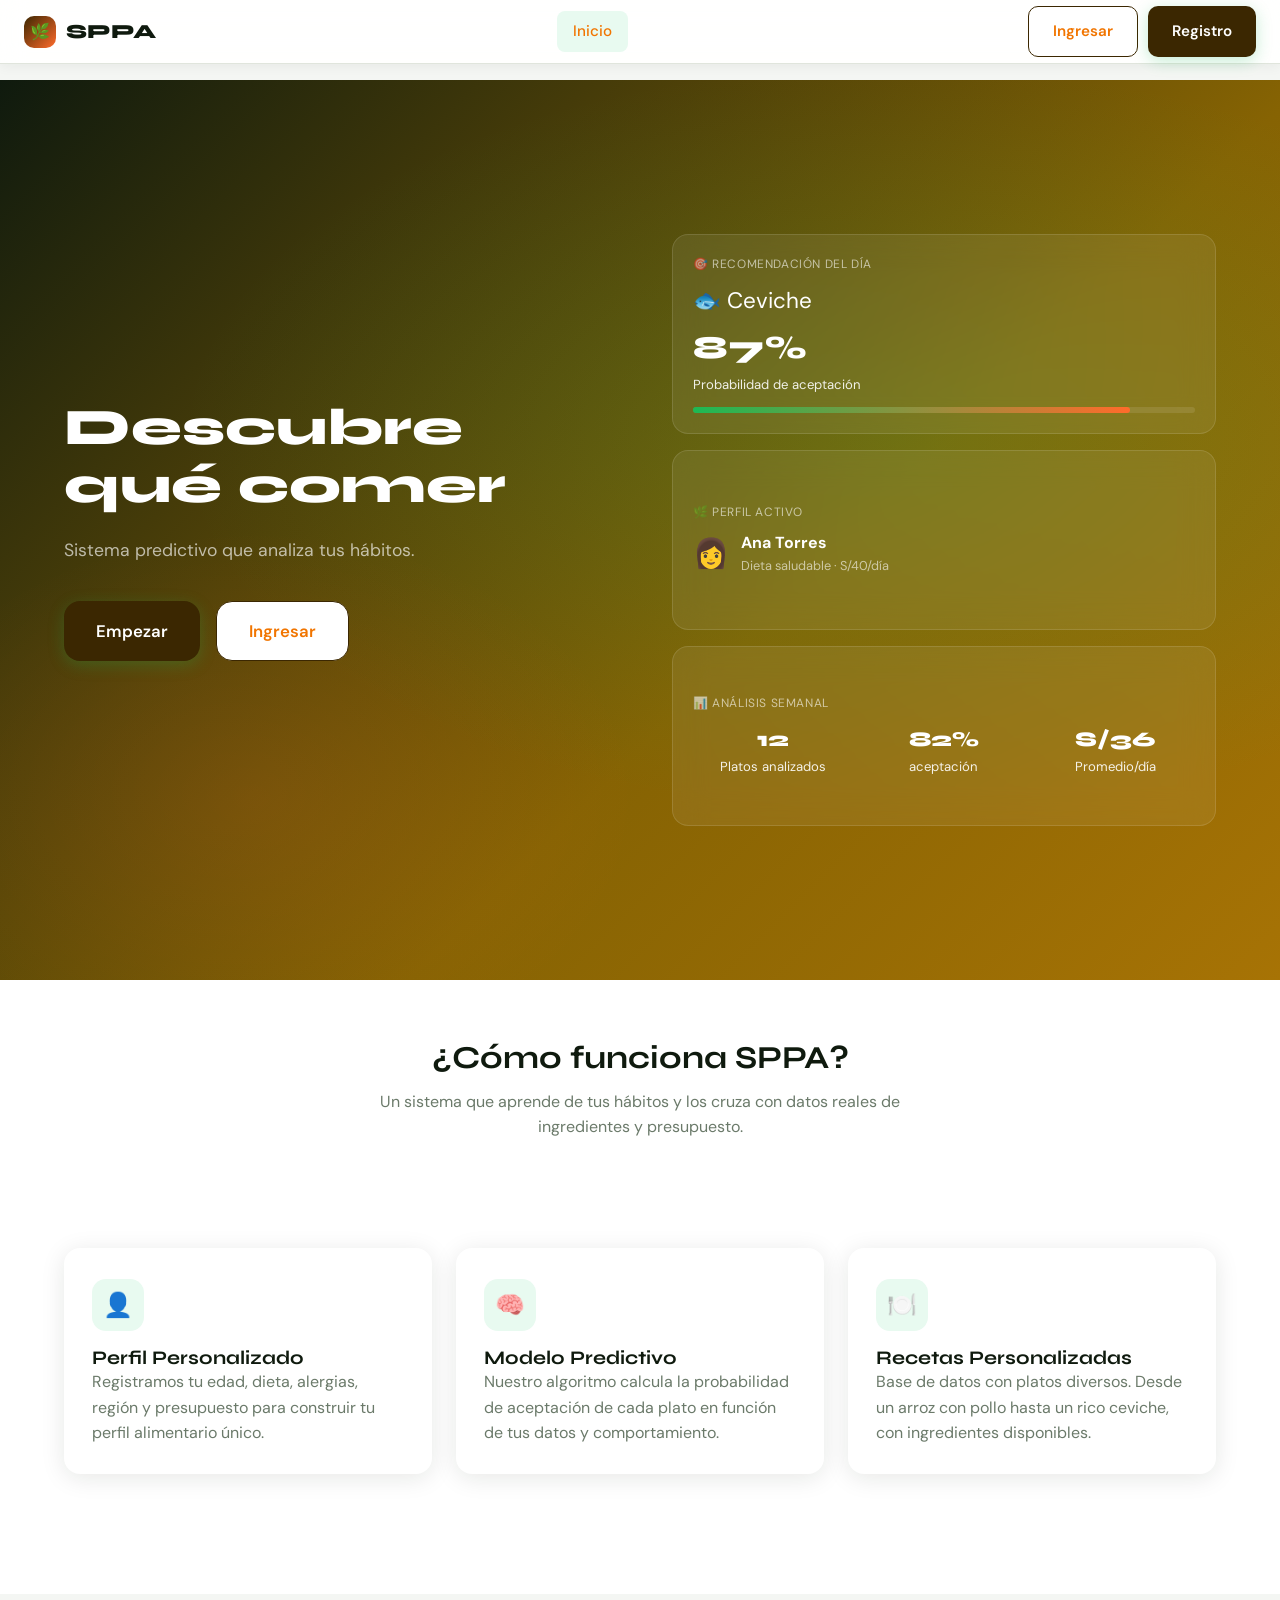
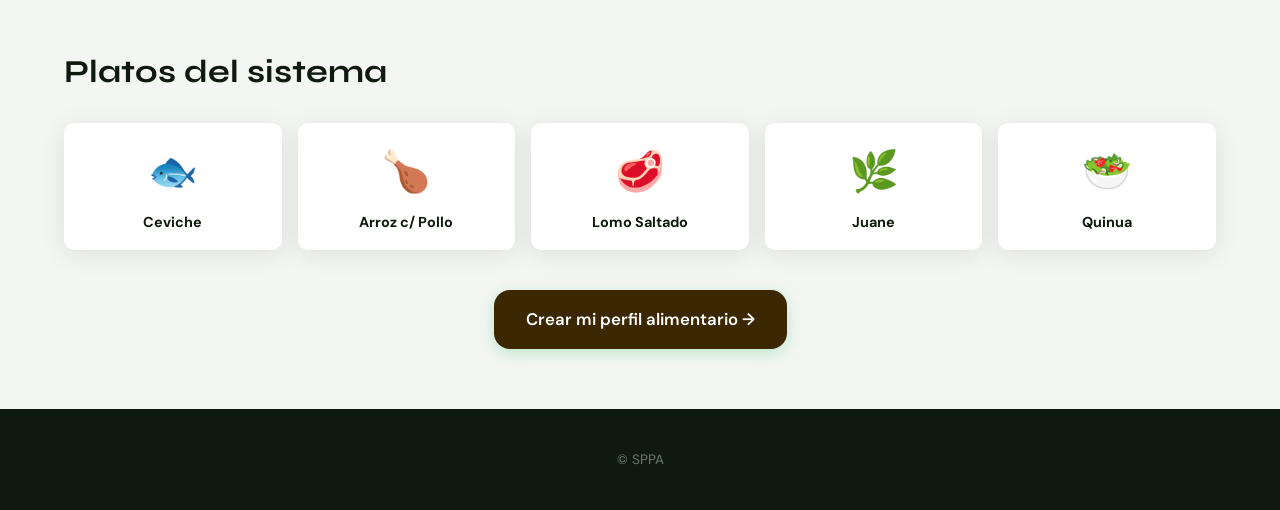
<file: index.html>
<!DOCTYPE html>
<html lang="es">
<head>
  <meta charset="UTF-8">
  <title>SPPA</title>
  <link rel="stylesheet" href="css/styles.css">
</head>

<body>

<div id="navbar" class="navbar"></div>

<div class="page-wrapper">

<section class="hero">
  <div class="container hero-grid">

    <div class="fade-in">

      <h1>Descubre <span>qué comer</span></h1>

      <p>Sistema predictivo que analiza tus hábitos.</p>

      <div class="hero-cta">
        <a href="registro.html" class="btn btn-primary btn-lg" data-auth="guest">Empezar</a>
        <a href="login.html" class="btn btn-secondary btn-lg" data-auth="guest">Ingresar</a>
      </div>
    </div>

<div class="hero-visual slide-up delay-2">
          <div class="hero-card-float">
            <div style="font-size:0.75rem;opacity:0.6;text-transform:uppercase;letter-spacing:0.05em;margin-bottom:8px;">🎯 Recomendación del día</div>
            <div style="font-size:1.4rem;margin-bottom:4px;">🐟 Ceviche</div>
            <div class="mini-score">87%</div>
            <div class="mini-label">Probabilidad de aceptación</div>
            <div style="margin-top:12px;">
              <div style="background:rgba(255,255,255,0.1);border-radius:99px;height:6px;">
                <div style="width:87%;height:100%;background:linear-gradient(90deg,#1DB954,#FF6B2B);border-radius:99px;"></div>
              </div>
            </div>
          </div>

          <div class="hero-card-float">
            <div style="font-size:0.75rem;opacity:0.6;text-transform:uppercase;letter-spacing:0.05em;margin-bottom:8px;">🌿 Perfil Activo</div>
            <div style="display:flex;gap:12px;align-items:center;">
              <div style="font-size:1.8rem;">👩</div>
              <div>
                <div style="font-weight:700;">Ana Torres</div>
                <div style="font-size:0.8rem;opacity:0.6;">Dieta saludable · S/40/día</div>
              </div>
            </div>
          </div>

          <div class="hero-card-float">
            <div style="font-size:0.75rem;opacity:0.6;text-transform:uppercase;letter-spacing:0.05em;margin-bottom:10px;">📊 Análisis semanal</div>
            <div style="display:grid;grid-template-columns:1fr 1fr 1fr;gap:12px;text-align:center;">
              <div><div class="mini-score" style="font-size:1.3rem;">12</div><div class="mini-label">Platos analizados</div></div>
              <div><div class="mini-score" style="font-size:1.3rem;color:#ffffff;">82%</div><div class="mini-label">aceptación</div></div>
              <div><div class="mini-score" style="font-size:1.3rem;">S/36</div><div class="mini-label">Promedio/día</div></div>
            </div>
          </div>
        </div>
      </div>
    </div>
  </section>

  <!-- FEATURES -->
  <section class="section" style="background:#fff;">
    <div class="container">
      <div style="text-align:center;margin-bottom:48px;">
        <h2>¿Cómo funciona SPPA?</h2>
        <p style="max-width:540px;margin:12px auto;">Un sistema que aprende de tus hábitos y los cruza con datos reales de ingredientes y presupuesto.</p>
      </div>
      <div class="features-strip">
        <div class="feature-item slide-up delay-1">
          <div class="feature-icon">👤</div>
          <h3>Perfil Personalizado</h3>
          <p>Registramos tu edad, dieta, alergias, región y presupuesto para construir tu perfil alimentario único.</p>
        </div>
        <div class="feature-item slide-up delay-2">
          <div class="feature-icon">🧠</div>
          <h3>Modelo Predictivo</h3>
          <p>Nuestro algoritmo calcula la probabilidad de aceptación de cada plato en función de tus datos y comportamiento.</p>
        </div>
        <div class="feature-item slide-up delay-3">
          <div class="feature-icon">🍽️</div>
          <h3>Recetas Personalizadas</h3>
          <p>Base de datos con platos diversos. Desde un arroz con pollo hasta un rico ceviche, con ingredientes disponibles.</p>
        </div>
      </div>
    </div>
  </section>

  <!-- PLATOS DESTAQUE -->
  <section class="section" style="background:var(--gris-fondo);">
    <div class="container">
      <h2 style="margin-bottom:32px;">Platos del sistema</h2>
      <div style="display:grid;grid-template-columns:repeat(5,1fr);gap:16px;flex-wrap:wrap;">
        <div class="card card-sm" style="text-align:center;">
          <div style="font-size:2.5rem;margin-bottom:8px;">🐟</div>
          <div style="font-weight:700;font-size:0.9rem;">Ceviche</div>
          <!--<div class="badge badge-verde" style="margin-top:6px;">Costa</div>-->
        </div>
        <div class="card card-sm" style="text-align:center;">
          <div style="font-size:2.5rem;margin-bottom:8px;">🍗</div>
          <div style="font-weight:700;font-size:0.9rem;">Arroz c/ Pollo</div>
          <!--<div class="badge badge-gris" style="margin-top:6px;">Sierra</div>-->
        </div>
        <div class="card card-sm" style="text-align:center;">
          <div style="font-size:2.5rem;margin-bottom:8px;">🥩</div>
          <div style="font-weight:700;font-size:0.9rem;">Lomo Saltado</div>
          <!--<div class="badge badge-verde" style="margin-top:6px;">Costa</div>-->
        </div>
        <div class="card card-sm" style="text-align:center;">
          <div style="font-size:2.5rem;margin-bottom:8px;">🌿</div>
          <div style="font-weight:700;font-size:0.9rem;">Juane</div>
          <!--<div class="badge badge-naranja" style="margin-top:6px;">Selva</div>-->
        </div>
        <div class="card card-sm" style="text-align:center;">
          <div style="font-size:2.5rem;margin-bottom:8px;">🥗</div>
          <div style="font-weight:700;font-size:0.9rem;">Quinua</div>
          <!--<div class="badge badge-verde" style="margin-top:6px;">Sierra</div>-->
        </div>
      </div>
      <div style="text-align:center;margin-top:40px;">
        <a id="ctaFinal" href="registro.html" class="btn btn-primary btn-lg" >Crear mi perfil alimentario →</a>
      </div>
    </div>
  </section>
</section>

<footer class="footer">
  <p>© SPPA</p>
</footer>
<script type="module">
  import { renderNavbar } from './js/ui.js';
  import { initIndex } from './js/pages/index.js';

  renderNavbar('index.html');
  initIndex();
</script>
<script type="module" src="js/app.js"></script>
<script type="module" src="js/pages/index.js"></script>

</body>
</html>
</file>
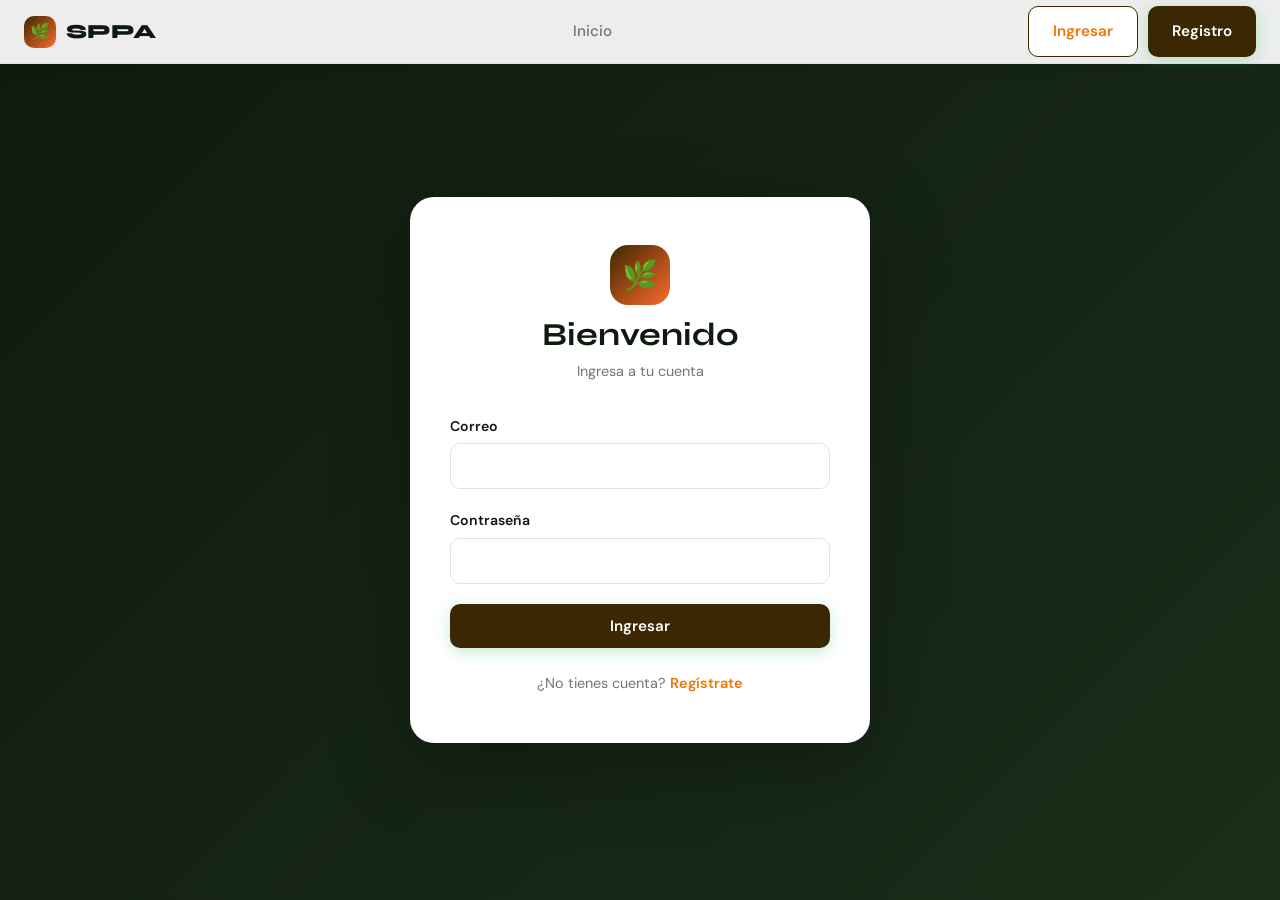
<file: login.html>
<!DOCTYPE html>
<html lang="es">
<head>
  <meta charset="UTF-8">
  <title>Login - SPPA</title>
  <link rel="stylesheet" href="css/styles.css">
</head>

<body class="auth-page">

<div id="navbar" class="navbar"></div>

<div class="auth-container">

  <div class="auth-logo">
    <div class="logo-big">🌿</div>
    <h2>Bienvenido</h2>
    <p>Ingresa a tu cuenta</p>
  </div>

  <form id="formLogin">

    <div class="form-group">
      <label class="form-label">Correo</label>
      <input type="email" name="email" class="form-control" required>
    </div>

    <div class="form-group">
      <label class="form-label">Contraseña</label>
      <input type="password" name="password" class="form-control" required>
    </div>

    <button class="btn btn-primary btn-full">Ingresar</button>

  </form>

  <div class="auth-footer">
    <p>¿No tienes cuenta? <a href="registro.html">Regístrate</a></p>
  </div>

</div>

<script type="module">
  import { renderNavbar } from './js/ui.js';
  renderNavbar('index.html');
</script>
<script type="module" src="js/app.js"></script>
<script type="module" src="js/pages/login.js"></script>

</body>
</html>
</file>
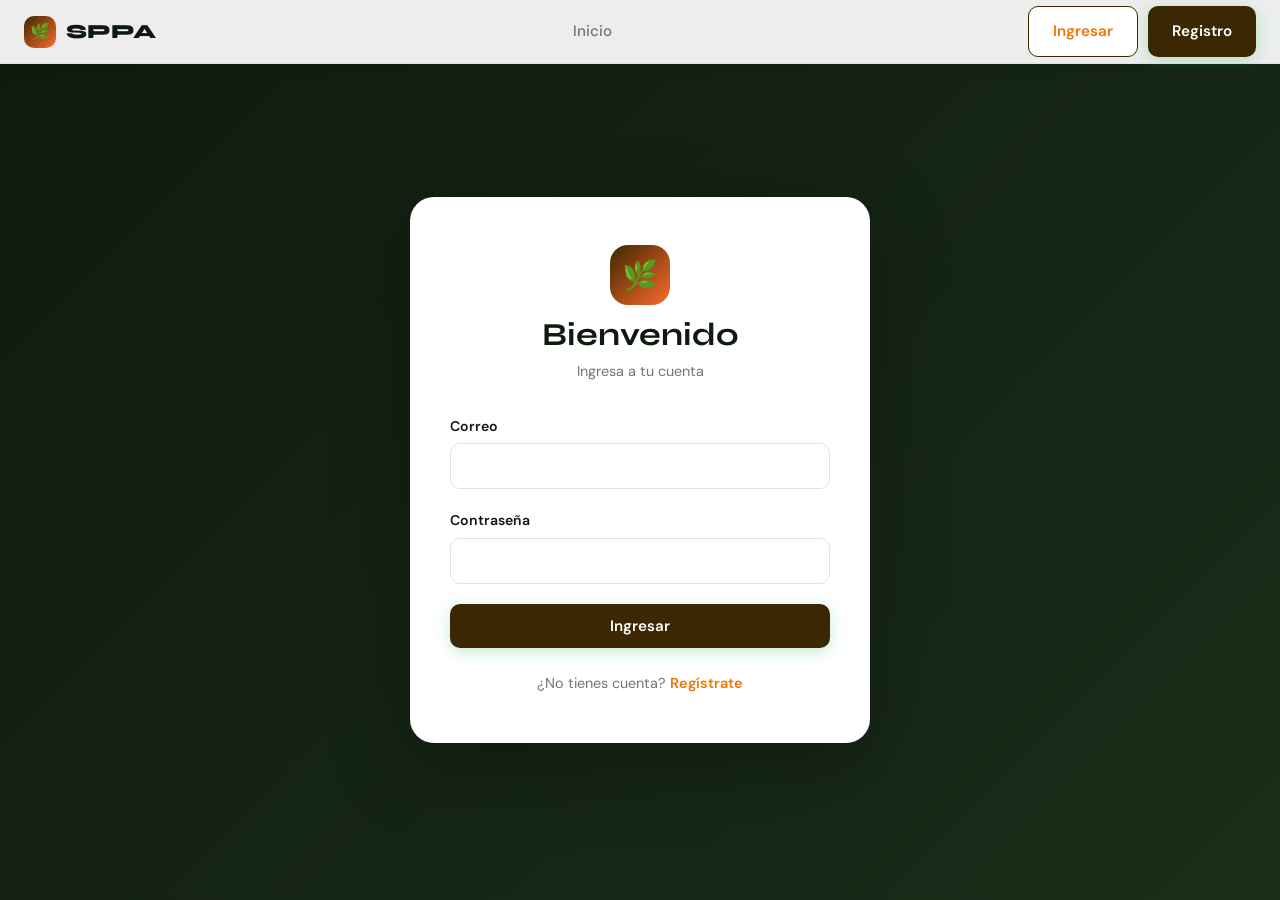
<file: perfil.html>
<!DOCTYPE html>
<html lang="es">
<head>
  <meta charset="UTF-8">
  <title>Perfil - SPPA</title>
  <link rel="stylesheet" href="css/styles.css">
</head>

<body>

<div id="navbar" class="navbar"></div>

<div class="page-wrapper">

<div class="perfil-hero">

  <div class="perfil-avatar-big" id="perfilAvatar">
    U
  </div>

  <h2 id="perfilNombre" style="text-align:center;">
    Usuario
  </h2>

</div>

<div class="container perfil-cards-grid">

  <!-- DATOS PERSONALES -->
  <div class="card">

    <h3>Datos Personales</h3>

    <div id="perfilDatos"></div>

  </div>

  <!-- PLAN -->
  <div class="card">

    <h3>Plan Alimenticio</h3>

    <div id="perfilPlan"></div>

  </div>

</div>

</div>

<script type="module">
  import { renderNavbar } from './js/ui.js';
  renderNavbar('index.html');
</script>
<script type="module" src="js/app.js"></script>
<script type="module" src="js/pages/perfil.js"></script>

</body>
</html>
</file>
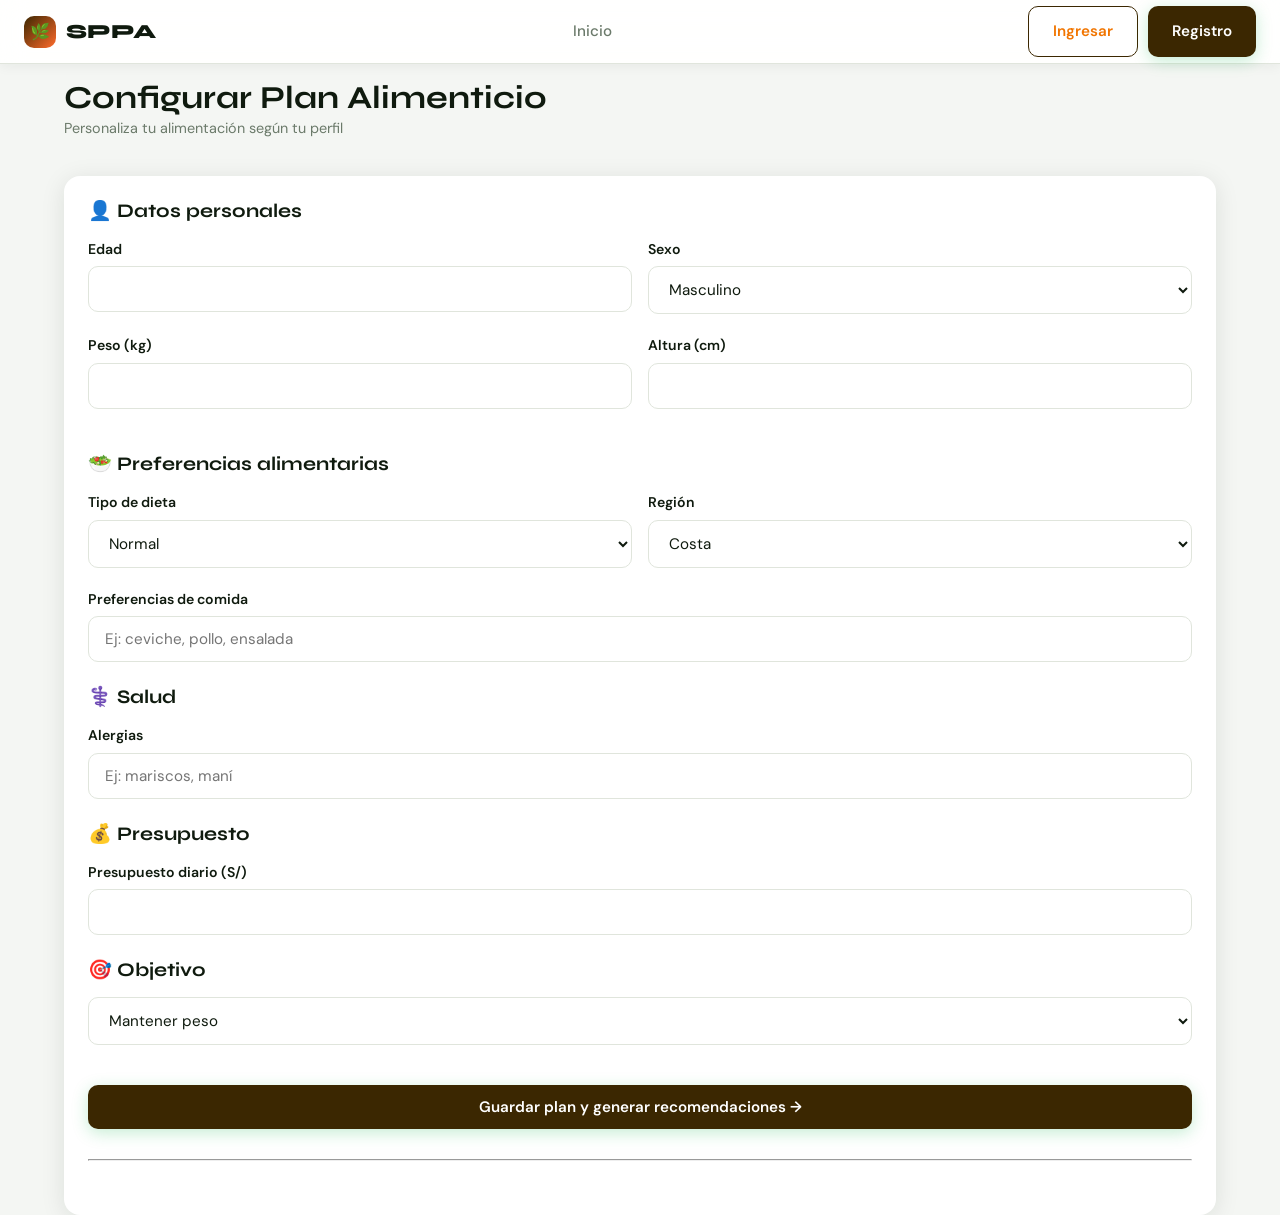
<file: plan.html>
<!DOCTYPE html>
<html lang="es">
<head>
  <meta charset="UTF-8">
  <title>Plan Alimenticio - SPPA</title>
  <link rel="stylesheet" href="css/styles.css">
</head>

<body>

<div id="navbar" class="navbar"></div>

<div class="page-wrapper">
<div class="container">

  <div class="dash-header">
    <h2>Configurar Plan Alimenticio</h2>
    <p class="dash-greeting">Personaliza tu alimentación según tu perfil</p>
  </div>

  <div style="margin-bottom:20px;">

  <button
    id="btnEditarPlan"
    class="btn btn-secondary"
    style="display:none;"
  >
    Editar plan
  </button>

</div>

  <div class="card">

    <form id="formPlan">

      <!-- ================= DATOS PRINCIPALES ================= -->
      <h3 style="margin-bottom:16px;">👤 Datos personales</h3>

      <div class="form-row">
        <div class="form-group">
          <label class="form-label">Edad</label>
          <input type="number" name="edad" class="form-control" min="0" required>
        </div>

        <div class="form-group">
          <label class="form-label">Sexo</label>
          <select name="sexo" class="form-control">
            <option value="masculino">Masculino</option>
            <option value="femenino">Femenino</option>
          </select>
        </div>
      </div>

      <div class="form-row">
        <div class="form-group">
          <label class="form-label">Peso (kg)</label>
          <input type="number" name="peso" class="form-control" min="0">
        </div>

        <div class="form-group">
          <label class="form-label">Altura (cm)</label>
          <input type="number" name="altura" class="form-control" min="0">
        </div>
      </div>

      <!-- ================= DIETA ================= -->
      <h3 style="margin:24px 0 16px;">🥗 Preferencias alimentarias</h3>

      <div class="form-row">
        <div class="form-group">
          <label class="form-label">Tipo de dieta</label>
          <select name="tipo_dieta" class="form-control">
            <option value="normal">Normal</option>
            <option value="saludable">Saludable</option>
            <option value="alta_proteina">Alta proteína</option>
            <option value="vegetariano">Vegetariano</option>
          </select>
        </div>

        <div class="form-group">
          <label class="form-label">Región</label>
          <select name="region" class="form-control">
            <option value="costa">Costa</option>
            <option value="sierra">Sierra</option>
            <option value="selva">Selva</option>
          </select>
        </div>
      </div>

      <div class="form-group">
        <label class="form-label">Preferencias de comida</label>
        <input type="text" name="preferencia_comida" class="form-control"
          placeholder="Ej: ceviche, pollo, ensalada">
      </div>

      <!-- ================= SALUD ================= -->
      <h3 style="margin:24px 0 16px;">⚕️ Salud</h3>

      <div class="form-group">
        <label class="form-label">Alergias</label>
        <input type="text" name="alergias_salud" class="form-control"
          placeholder="Ej: mariscos, maní">
      </div>

      <!-- ================= ECONOMÍA ================= -->
      <h3 style="margin:24px 0 16px;">💰 Presupuesto</h3>

      <div class="form-group">
        <label class="form-label">Presupuesto diario (S/)</label>
        <input type="number" name="presupuesto_dia" class="form-control" min="0" required>
      </div>

      <!-- ================= OBJETIVO ================= -->
      <h3 style="margin:24px 0 16px;">🎯 Objetivo</h3>

      <div class="form-group">
        <select name="objetivo" class="form-control">
          <option value="mantener">Mantener peso</option>
          <option value="bajar">Bajar de peso</option>
          <option value="subir">Subir masa muscular</option>
        </select>
      </div>

      <!-- ================= BOTÓN ================= -->
      <button class="btn btn-primary btn-full" style="margin-top:20px;">
        Guardar plan y generar recomendaciones →
      </button>

    </form>

    <hr style="margin:30px 0">

<form id="formDiario" style="display:none;">

  <h3>📅 Registro Diario</h3>

  <div class="form-group">
    <label class="form-label">Fecha</label>
    <input type="date" id="fechaDia" class="form-control" required>
  </div>

  <div class="form-group">
    <label class="form-label">Presupuesto del día</label>
    <input type="number" id="presupuestoDia" class="form-control" min="0" required>
  </div>

  <div class="form-group">
    <label class="form-label">Ingredientes disponibles</label>
    <input type="text" id="ingredientesDia" class="form-control"
      placeholder="Ej: pollo, arroz, tomate">
  </div>

  <button class="btn btn-primary btn-full">
    Generar recomendación →
  </button>

</form>

  </div>

</div>
</div>

<script type="module">
  import { renderNavbar } from './js/ui.js';
  renderNavbar('index.html');
</script>
<script type="module" src="js/app.js"></script>
<script type="module" src="js/pages/plan.js"></script>
</file>
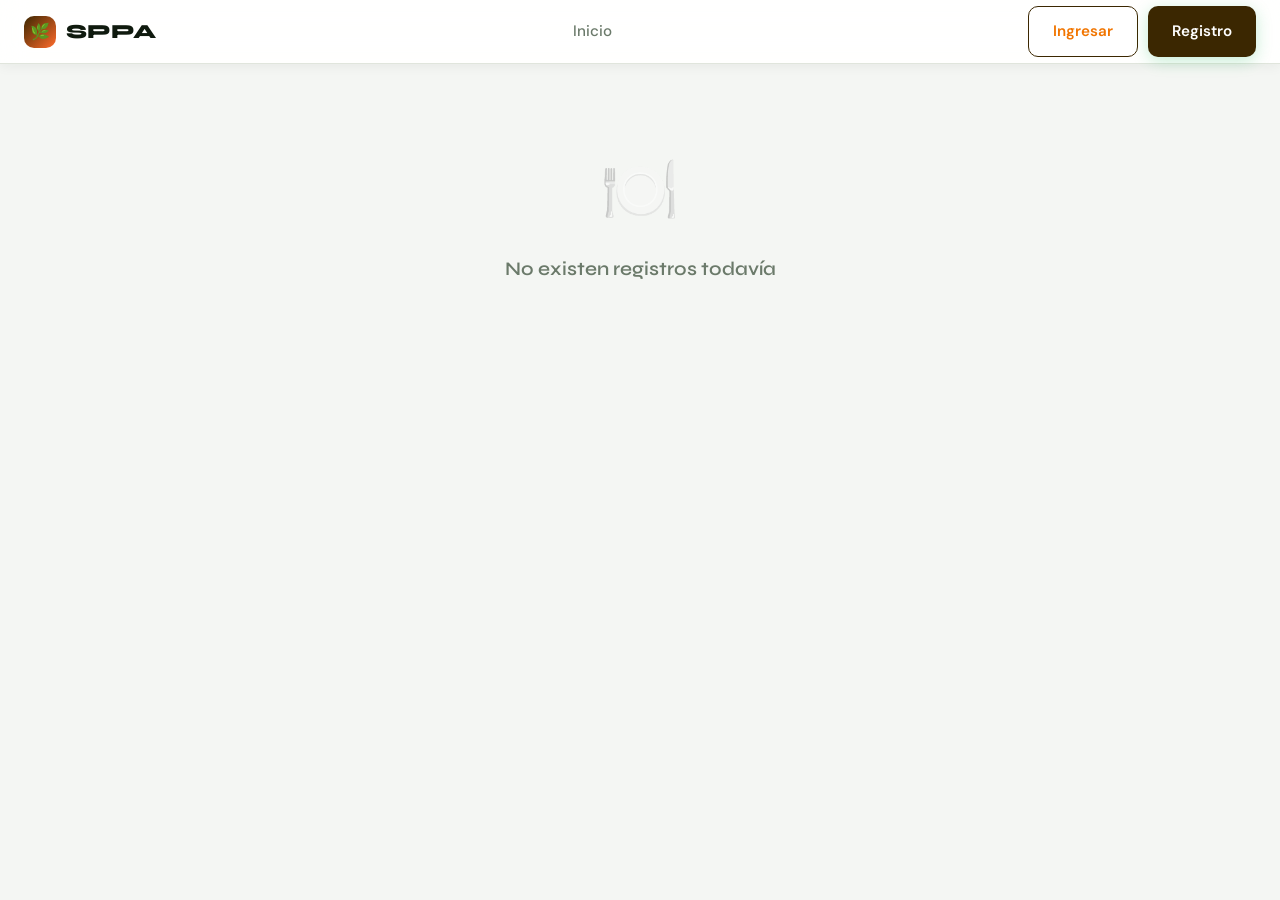
<file: recomendaciones.html>
<!DOCTYPE html>
<html lang="es">
<head>
  <meta charset="UTF-8">
  <title>Recomendaciones - SPPA</title>
  <link rel="stylesheet" href="css/styles.css">
</head>

<body>

<div id="navbar" class="navbar"></div>

<div class="page-wrapper">
  <div id="recoContainer"></div>
</div>

<script type="module">
  import { renderNavbar } from './js/ui.js';
  renderNavbar('recomendaciones.html');
</script>
<!-- ================= <script type="module" src="js/app.js"></script> ================= -->
<script type="module" src="js/pages/recomendaciones.js"></script>

</body>
</html>
</file>
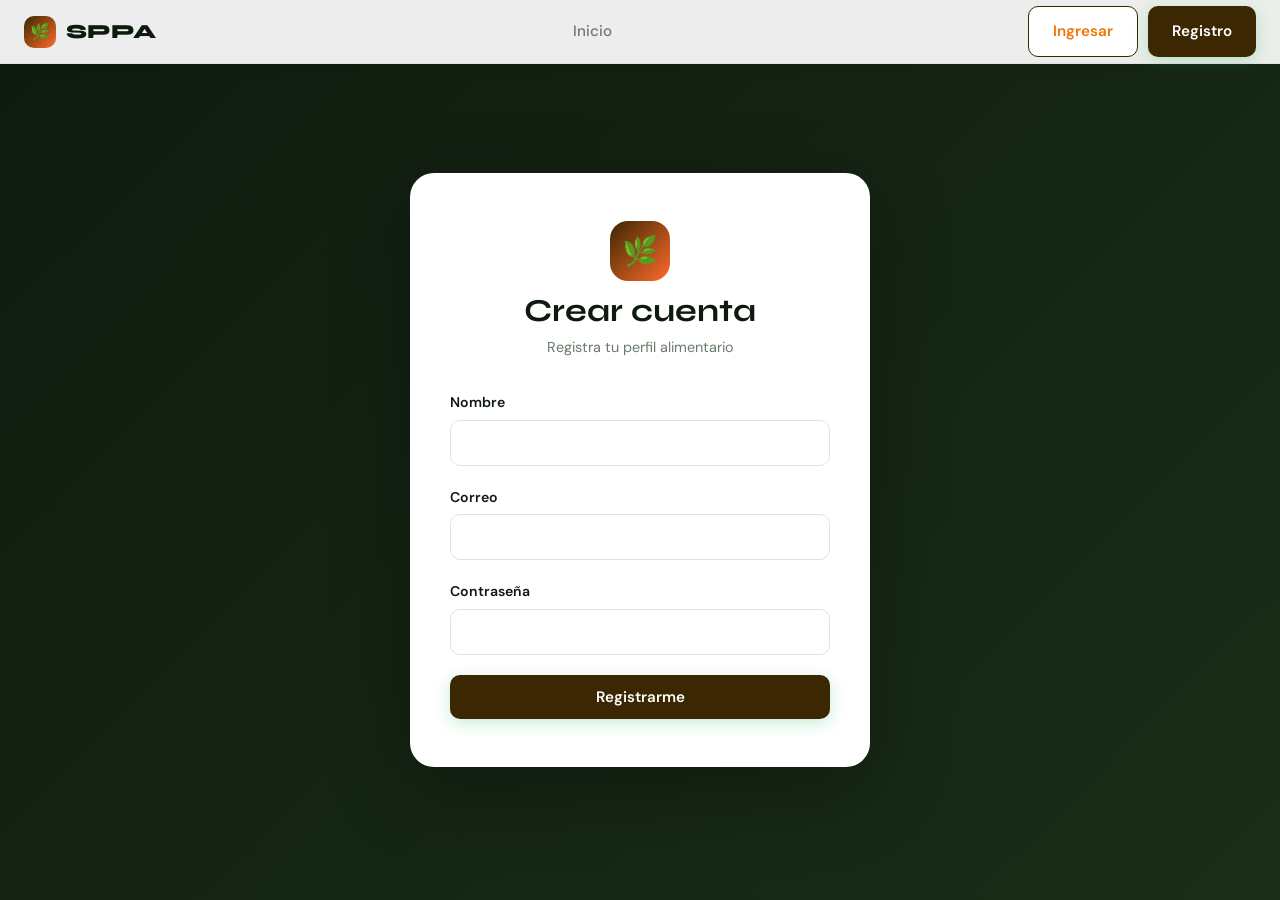
<file: registro.html>
<!DOCTYPE html>
<html lang="es">
<head>
  <meta charset="UTF-8">
  <title>Registro - SPPA</title>
  <link rel="stylesheet" href="css/styles.css">
</head>

<body class="auth-page">

<div id="navbar" class="navbar"></div>

<div class="auth-container">

  <div class="auth-logo">
    <div class="logo-big">🌿</div>
    <h2>Crear cuenta</h2>
    <p>Registra tu perfil alimentario</p>
  </div>

  <form id="formRegistro">

    <div class="form-group">
    <label class="form-label">Nombre</label>
    <input type="text" name="nombre" class="form-control" required>
  </div>

  <div class="form-group">
    <label class="form-label">Correo</label>
    <input type="email" name="email" class="form-control" required>
  </div>

  <div class="form-group">
    <label class="form-label">Contraseña</label>
    <input type="password" name="password" class="form-control" required>
  </div>

  <button class="btn btn-primary btn-full">
    Registrarme
  </button>

</div>

<script type="module">
  import { renderNavbar } from './js/ui.js';
  renderNavbar('index.html');
</script>
<script type="module" src="js/app.js"></script>
<script type="module" src="js/pages/registro.js"></script>

</body>
</html>
</file>
<file: css/styles.css>
/* ============================================
   SPPA - Sistema Predictivo de Preferencias Alimentarias
   styles.css — Hoja de estilos principal
   ============================================ */

@import url('https://fonts.googleapis.com/css2?family=Syne:wght@400;600;700;800&family=DM+Sans:ital,opsz,wght@0,9..40,300;0,9..40,400;0,9..40,500;1,9..40,300&display=swap');

/* ---------- Variables ---------- */
:root {
  --verde:      #3b2701;
  --verde-osc:  #f17500;
  --verde-light:#e8faf0;
  --naranja:    #FF6B2B;
  --naranja-light:#fff3ee;
  --blanco:     #ffffff;
  --gris-fondo: #f4f6f3;
  --gris-borde: #e0e5dc;
  --gris-texto: #6b7a6a;
  --negro:      #0f1a0e;
  --sombra:     0 4px 24px rgba(15,26,14,0.10);
  --sombra-lg:  0 8px 40px rgba(15,26,14,0.15);
  --radio:      16px;
  --radio-sm:   10px;
  --font-head:  'Syne', sans-serif;
  --font-body:  'DM Sans', sans-serif;
  --transition: 0.28s cubic-bezier(.4,0,.2,1);
}

/* ---------- Reset ---------- */
*, *::before, *::after { box-sizing: border-box; margin: 0; padding: 0; }
html { scroll-behavior: smooth; font-size: 16px; }
body {
  font-family: var(--font-body);
  background: var(--gris-fondo);
  color: var(--negro);
  min-height: 100vh;
  line-height: 1.6;
}
a { text-decoration: none; color: inherit; }
img { max-width: 100%; display: block; }
input, select, textarea, button { font-family: var(--font-body); }

/* ---------- Tipografía ---------- */
h1, h2, h3, h4 { font-family: var(--font-head); line-height: 1.15; }
h1 { font-size: clamp(2rem, 5vw, 3.2rem); font-weight: 800; }
h2 { font-size: clamp(1.4rem, 3vw, 2rem); font-weight: 700; }
h3 { font-size: 1.2rem; font-weight: 700; }
p  { color: var(--gris-texto); }

/* ---------- NAVBAR ---------- */
.navbar {
  position: fixed; top: 0; left: 0; right: 0; z-index: 1000;
  display: flex; align-items: center; justify-content: space-between;
  padding: 0 24px;
  height: 64px;
  background: rgba(255,255,255,0.92);
  backdrop-filter: blur(12px);
  border-bottom: 1px solid var(--gris-borde);
  box-shadow: 0 2px 12px rgba(15,26,14,0.06);
}
.navbar-brand {
  display: flex; align-items: center; gap: 10px;
  font-family: var(--font-head); font-weight: 800; font-size: 1.25rem;
  color: var(--negro);
}
.navbar-brand .logo-dot {
  width: 32px; height: 32px; border-radius: 10px;
  background: linear-gradient(135deg, var(--verde), var(--naranja));
  display: flex; align-items: center; justify-content: center;
  font-size: 1rem; color: #fff;
}
.navbar-links { display: flex; align-items: center; gap: 8px; }
.nav-link {
  padding: 8px 16px; border-radius: 8px; font-weight: 500;
  font-size: 0.95rem; color: var(--gris-texto);
  transition: all var(--transition);
}
.nav-link:hover, .nav-link.active { background: var(--verde-light); color: var(--verde-osc); }

/* Menú usuario (hamburger) */
.user-menu-wrap { position: relative; }
.user-btn {
  background: none; border: none; cursor: pointer;
  display: flex; align-items: center; gap: 8px;
  padding: 6px 12px; border-radius: 10px;
  transition: background var(--transition);
}
.user-btn:hover { background: var(--gris-fondo); }
.user-avatar {
  width: 34px; height: 34px; border-radius: 50%;
  background: linear-gradient(135deg, var(--verde), var(--verde-osc));
  display: flex; align-items: center; justify-content: center;
  font-family: var(--font-head); font-weight: 700; font-size: 0.85rem;
  color: #fff;
}
.user-name { font-weight: 600; font-size: 0.9rem; color: var(--negro); }
.hamburger { font-size: 1.1rem; color: var(--gris-texto); }
.dropdown-menu {
  position: absolute; top: calc(100% + 8px); right: 0;
  min-width: 180px; background: #fff;
  border: 1px solid var(--gris-borde);
  border-radius: var(--radio-sm); box-shadow: var(--sombra-lg);
  overflow: hidden; opacity: 0; pointer-events: none;
  transform: translateY(-8px);
  transition: all var(--transition);
}
.dropdown-menu.open { opacity: 1; pointer-events: all; transform: translateY(0); }
.dropdown-item {
  display: flex; align-items: center; gap: 10px;
  padding: 12px 18px; font-size: 0.9rem; font-weight: 500;
  color: var(--negro); cursor: pointer;
  transition: background var(--transition);
}
.dropdown-item:hover { background: var(--gris-fondo); }
.dropdown-item.danger { color: #e53935; }
.dropdown-item.danger:hover { background: #fff5f5; }
.dropdown-divider { height: 1px; background: var(--gris-borde); margin: 4px 0; }

/* ---------- BOTONES ---------- */
.btn {
  display: inline-flex; align-items: center; gap: 8px;
  padding: 12px 24px; border-radius: var(--radio-sm);
  font-weight: 600; font-size: 0.95rem; cursor: pointer;
  border: none; transition: all var(--transition);
  text-decoration: none; justify-content: center;
}
.btn-primary {
  background: var(--verde);
  color: #fff;
  box-shadow: 0 4px 16px rgba(29,185,84,0.25);
}
.btn-primary:hover { transform: translateY(-2px); box-shadow: 0 6px 24px rgba(29,185,84,0.45); }
.btn-secondary {
  background: var(--blanco); color: var(--verde-osc);
  border: 1.5px solid var(--verde);
}
.btn-secondary:hover { background: var(--verde-light); }
.btn-naranja {
  background: var(--naranja);
  color: #fff; box-shadow: 0 4px 16px rgba(255,107,43,0.30);
}
.btn-naranja:hover { transform: translateY(-2px); box-shadow: 0 6px 24px rgba(255,107,43,0.40); }
.btn-lg { padding: 16px 32px; font-size: 1.05rem; border-radius: var(--radio); }
.btn-full { width: 100%; }
.btn:active { transform: scale(0.97); }

/* ---------- FORMULARIOS ---------- */
.form-group { margin-bottom: 20px; }
.form-label { display: block; font-weight: 600; font-size: 0.88rem; margin-bottom: 6px; color: var(--negro); }
.form-control {
  width: 100%; padding: 12px 16px; border-radius: var(--radio-sm);
  border: 1.5px solid var(--gris-borde); background: #fff;
  font-size: 0.95rem; color: var(--negro);
  transition: border-color var(--transition), box-shadow var(--transition);
  outline: none;
}
.form-control:focus { border-color: var(--verde); box-shadow: 0 0 0 3px rgba(29,185,84,0.15); }
.form-control.error { border-color: #e53935; }
.form-error { font-size: 0.8rem; color: #e53935; margin-top: 4px; display: none; }
.form-error.show { display: block; }
.form-row { display: grid; grid-template-columns: 1fr 1fr; gap: 16px; }

/* ---------- TARJETAS ---------- */
.card {
  background: #fff; border-radius: var(--radio);
  box-shadow: var(--sombra); padding: 24px;
  transition: transform var(--transition), box-shadow var(--transition);
}
.card:hover { box-shadow: var(--sombra-lg); }
.card-sm { padding: 16px; border-radius: var(--radio-sm); }

/* ---------- BADGES ---------- */
.badge {
  display: inline-flex; align-items: center; gap: 4px;
  padding: 4px 12px; border-radius: 99px;
  font-size: 0.78rem; font-weight: 600;
}

/* ---------- PROGRESS BAR ---------- */
.progress-wrap { background: var(--gris-borde); border-radius: 99px; height: 8px; overflow: hidden; }
.progress-bar {
  height: 100%; border-radius: 99px;
  background: linear-gradient(90deg, var(--verde), var(--naranja));
  transition: width 1s ease;
}

/* ---------- MENSAJES ---------- */
.alert {
  padding: 12px 16px; border-radius: var(--radio-sm);
  font-size: 0.9rem; font-weight: 500; margin-bottom: 16px;
  display: none;
}
.alert.show { display: flex; align-items: center; gap: 8px; }
.alert-error { background: #fff5f5; color: #c62828; border: 1px solid #ffcdd2; }
.alert-success { background: var(--verde-light); color: var(--verde-osc); border: 1px solid #a5d6a7; }

/* ---------- PAGE WRAPPER ---------- */
.page-wrapper { padding-top: 80px; min-height: 100vh; }
.container { max-width: 1200px; margin: 0 auto; padding: 0 24px; }
.section { padding: 60px 0; }

/* ============================================
   INDEX — HERO
   ============================================ */
.hero {
  min-height: 100vh; display: flex; align-items: center;
  background: linear-gradient(135deg, var(--negro) 0%, #866303 60%, #a77305 100%);
  position: relative; overflow: hidden;
}
.hero::before {
  content: '';
  position: absolute; inset: 0;
  background: radial-gradient(ellipse 80% 60% at 70% 40%, rgba(29,185,84,0.18) 0%, transparent 70%),
              radial-gradient(ellipse 50% 50% at 20% 80%, rgba(255,107,43,0.12) 0%, transparent 60%);
}
.hero-grid {
  display: grid; grid-template-columns: 1fr 1fr; gap: 64px; align-items: center;
  position: relative; z-index: 1;
}
.hero-eyebrow {
  display: inline-flex; align-items: center; gap: 8px;
  background: rgba(29,185,84,0.15); border: 1px solid rgba(29,185,84,0.3);
  padding: 6px 14px; border-radius: 99px; margin-bottom: 24px;
  font-size: 0.82rem; font-weight: 600; color: var(--verde); letter-spacing: 0.05em;
  text-transform: uppercase;
}
.hero h1 { color: #fff; margin-bottom: 20px; }
.hero h1 span { color: #ffffff; }
.hero p { color: rgba(255,255,255,0.65); font-size: 1.1rem; margin-bottom: 36px; max-width: 480px; }
.hero-cta { display: flex; gap: 16px; flex-wrap: wrap; }
.hero-visual {
  display: flex; flex-direction: column; gap: 16px;
}
.hero-card-float {
  background: rgba(255,255,255,0.07);
  backdrop-filter: blur(16px);
  border: 1px solid rgba(255,255,255,0.12);
  border-radius: var(--radio);

  padding: 20px;
  color: #ffffff;

  animation: float 4s ease-in-out infinite;

  width: 100%;
  min-height: 180px;

  display: flex;
  flex-direction: column;
  justify-content: center;
}
.hero-card-float:nth-child(2) {  animation-delay: 1s; }
.hero-card-float:nth-child(3) { animation-delay: 2s; }
@keyframes float {
  0%,100% { transform: translateY(0); }
  50%      { transform: translateY(-10px); }
}
.mini-score { font-family: var(--font-head); font-size: 2rem; font-weight: 800; color: #ffffff; }
.mini-label { font-size: 0.82rem; opacity: 0.9; color: #ffffff;}

/* Features strip */
.features-strip {
  display: grid; grid-template-columns: repeat(3,1fr); gap: 24px;
  padding: 60px 0;
}
.feature-item {
  background: #fff; border-radius: var(--radio); padding: 28px;
  box-shadow: var(--sombra); border-top: 3px solid transparent;
}
.feature-icon {
  width: 52px; height: 52px; border-radius: 14px;
  background: var(--verde-light); display: flex; align-items: center;
  justify-content: center; font-size: 1.5rem; margin-bottom: 16px;
}

/* ============================================
   AUTH PAGES
   ============================================ */
.auth-page {
  min-height: 100vh; display: flex; align-items: center;
  background: linear-gradient(135deg, #0f1a0e 0%, #1a2e19 100%);
  padding: 80px 24px 40px;
}
.auth-container {
  max-width: 460px; width: 100%; margin: 0 auto;
  background: #fff; border-radius: 24px;
  box-shadow: 0 24px 80px rgba(0,0,0,0.3);
  padding: 48px 40px; position: relative;
}
.auth-logo {
  text-align: center; margin-bottom: 32px;
}
.auth-logo .logo-big {
  width: 60px; height: 60px; border-radius: 18px; margin: 0 auto 12px;
  background: linear-gradient(135deg, var(--verde), var(--naranja));
  display: flex; align-items: center; justify-content: center;
  font-size: 1.8rem;
}
.auth-logo h2 { color: var(--negro); margin-bottom: 6px; }
.auth-logo p { font-size: 0.9rem; }
.auth-footer { text-align: center; margin-top: 24px; font-size: 0.9rem; }
.auth-footer a { color: var(--verde-osc); font-weight: 600; }

/* ============================================
   DASHBOARD
   ============================================ */
.dash-header { margin-bottom: 36px; }
.dash-greeting { font-size: 0.9rem; color: var(--gris-texto); margin-bottom: 6px; }
.stats-grid { display: grid; grid-template-columns: repeat(4,1fr); gap: 20px; margin-bottom: 32px; }
.stat-card {
  background: #fff; border-radius: var(--radio); padding: 24px;
  box-shadow: var(--sombra); position: relative; overflow: hidden;
}
.stat-card::after {
  content: ''; position: absolute; top: -20px; right: -20px;
  width: 80px; height: 80px; border-radius: 50%;
  background: var(--verde-light); opacity: 0.6;
}
.stat-num { font-family: var(--font-head); font-size: 2rem; font-weight: 800; color: var(--negro); }
.stat-label { font-size: 0.82rem; color: var(--gris-texto); margin-top: 4px; }
.stat-icon { font-size: 1.6rem; margin-bottom: 12px; }

.charts-grid { display: grid; grid-template-columns: 2fr 1fr; gap: 24px; margin-bottom: 32px; }
.chart-card { background: #fff; border-radius: var(--radio); padding: 24px; box-shadow: var(--sombra); }
.chart-title { font-family: var(--font-head); font-weight: 700; margin-bottom: 20px; font-size: 1rem; }

.bottom-grid { display: grid; grid-template-columns: 1fr 1fr; gap: 24px; }

/* Historial lista */
.history-list { list-style: none; }
.history-item {
  display: flex; align-items: center; gap: 12px;
  padding: 10px 0; border-bottom: 1px solid var(--gris-borde);
}
.history-item:last-child { border-bottom: none; }
.history-emoji { font-size: 1.4rem; }
.history-name { font-weight: 600; font-size: 0.9rem; }
.history-date { font-size: 0.78rem; color: var(--gris-texto); }
.history-score {
  margin-left: auto; font-family: var(--font-head);
  font-weight: 700; font-size: 0.85rem; color: var(--verde-osc);
}

/* ============================================
   RECOMENDACIONES
   ============================================ */
.reco-header {
  background: linear-gradient(135deg, var(--negro), #1a2e19);
  color: #fff; padding: 40px 0; margin-bottom: -1px;
}
.reco-header h1 span { color: var(--verde); }
.reco-header p { color: rgba(255,255,255,0.65); }

.filtros-bar {
  background: #fff; border-radius: var(--radio); padding: 24px;
  box-shadow: var(--sombra); margin-bottom: 32px;
  display: flex; gap: 16px; flex-wrap: wrap; align-items: flex-end;
}
.filtro-group { flex: 1; min-width: 160px; }

.reco-grid { display: grid; grid-template-columns: repeat(3,1fr); gap: 24px; }
.reco-card {
  background: #fff; border-radius: var(--radio);
  box-shadow: var(--sombra); overflow: hidden;
  transition: all var(--transition); cursor: pointer;
}
.reco-card:hover { box-shadow: var(--sombra-lg); }
.reco-card-img {
  height: 140px;
  display: flex; align-items: center; justify-content: center;
  font-size: 4rem;
  background: linear-gradient(135deg, var(--verde-light), var(--naranja-light));
}
.reco-card-body { padding: 20px; }
.reco-card-name { font-family: var(--font-head); font-weight: 700; font-size: 1.05rem; margin-bottom: 8px; }
.reco-meta { display: flex; gap: 8px; flex-wrap: wrap; margin-bottom: 12px; }
.prob-bar-wrap { margin-bottom: 14px; }
.prob-label {
  display: flex; justify-content: space-between;
  font-size: 0.78rem; font-weight: 600; margin-bottom: 4px;
  color: var(--gris-texto);
}
.prob-pct { color: var(--verde-osc); }
.reco-footer { display: flex; justify-content: space-between; align-items: center; }
.reco-precio { font-family: var(--font-head); font-weight: 800; font-size: 1.1rem; color: var(--naranja); }

/* Modal detalle */
.modal-overlay {
  position: fixed; inset: 0; background: rgba(0,0,0,0.6);
  z-index: 2000; display: flex; align-items: center; justify-content: center;
  opacity: 0; pointer-events: none; transition: opacity var(--transition);
  padding: 24px;
}
.modal-overlay.open { opacity: 1; pointer-events: all; }
.modal-box {
  background: #fff; border-radius: 24px; max-width: 600px; width: 100%;
  max-height: 90vh; overflow-y: auto;
  transform: scale(0.9); transition: transform var(--transition);
}
.modal-overlay.open .modal-box { transform: scale(1); }
.modal-header {
  background: linear-gradient(135deg, var(--verde-light), var(--naranja-light));
  padding: 40px; text-align: center; font-size: 5rem;
}
.modal-body { padding: 32px; }
.modal-close {
  position: absolute; top: 16px; right: 16px;
  background: rgba(0,0,0,0.2); border: none; border-radius: 50%;
  width: 32px; height: 32px; cursor: pointer; font-size: 1rem; color: #fff;
}
.recipe-step {
  display: flex; gap: 12px; margin-bottom: 12px; align-items: flex-start;
}
.recipe-step-num {
  min-width: 28px; height: 28px; border-radius: 50%;
  background: var(--verde); color: #fff; display: flex;
  align-items: center; justify-content: center;
  font-size: 0.8rem; font-weight: 700; flex-shrink: 0; margin-top: 2px;
}
.nutricion-grid { display: grid; grid-template-columns: repeat(3,1fr); gap: 12px; margin: 16px 0; }
.nutri-item {
  background: var(--gris-fondo); border-radius: var(--radio-sm);
  padding: 12px; text-align: center;
}
.nutri-val { font-family: var(--font-head); font-weight: 800; font-size: 1.1rem; color: var(--verde-osc); }
.nutri-lbl { font-size: 0.75rem; color: var(--gris-texto); }

/* ============================================
   PERFIL
   ============================================ */
.perfil-hero {
  background: linear-gradient(135deg, var(--negro), #1a2e19);
  padding: 60px 0 100px; color: #fff;
}
.perfil-avatar-big {
  width: 100px; height: 100px; border-radius: 50%;
  background: linear-gradient(135deg, var(--verde), var(--naranja));
  display: flex; align-items: center; justify-content: center;
  font-family: var(--font-head); font-weight: 800; font-size: 2.5rem; color: #fff;
  margin: 0 auto 16px; border: 4px solid rgba(255,255,255,0.2);
}
.perfil-cards-grid { display: grid; grid-template-columns: 1fr 2fr; gap: 24px; margin-top: -60px; }
.info-row { display: flex; justify-content: space-between; align-items: center;
  padding: 10px 0; border-bottom: 1px solid var(--gris-borde); }
.info-row:last-child { border-bottom: none; }
.info-key { font-size: 0.85rem; color: var(--gris-texto); font-weight: 500; }
.info-val { font-weight: 600; font-size: 0.9rem; }
.alergia-tag {
  display: inline-block; background: #fff3cd; color: #856404;
  border: 1px solid #ffc107; border-radius: 6px;
  padding: 3px 10px; font-size: 0.8rem; font-weight: 600; margin: 2px;
}
.pref-tag {
  display: inline-block; background: var(--verde-light); color: var(--verde-osc);
  border-radius: 6px; padding: 3px 10px; font-size: 0.8rem; font-weight: 600; margin: 2px;
}

/* ============================================
   FOOTER (index)
   ============================================ */
.footer {
  background: var(--negro); color: rgba(255,255,255,0.5);
  padding: 40px 0; text-align: center; font-size: 0.85rem;
}
.footer span { color: var(--verde); }

/* ============================================
   LOADER / SPINNER
   ============================================ */
.spinner {
  width: 40px; height: 40px; border-radius: 50%;
  border: 3px solid var(--gris-borde);
  border-top-color: var(--verde);
  animation: spin 0.8s linear infinite;
  margin: 40px auto;
}
@keyframes spin { to { transform: rotate(360deg); } }

/* ============================================
   ANIMACIONES DE ENTRADA
   ============================================ */
.fade-in { animation: fadeIn 0.5s ease both; }
.slide-up { animation: slideUp 0.5s ease both; }
@keyframes fadeIn { from { opacity: 0; } to { opacity: 1; } }
@keyframes slideUp { from { opacity: 0; transform: translateY(24px); } to { opacity: 1; transform: translateY(0); } }
.delay-1 { animation-delay: 0.1s; }
.delay-2 { animation-delay: 0.2s; }
.delay-3 { animation-delay: 0.3s; }
.delay-4 { animation-delay: 0.4s; }

/* ============================================
   RESPONSIVE
   ============================================ */
@media (max-width: 900px) {
  .hero-grid, .charts-grid, .bottom-grid { grid-template-columns: 1fr; gap: 32px; }
  .stats-grid { grid-template-columns: 1fr 1fr; }
  .features-strip { grid-template-columns: 1fr; }
  .reco-grid { grid-template-columns: 1fr 1fr; }
  .perfil-cards-grid { grid-template-columns: 1fr; }
  .form-row { grid-template-columns: 1fr; }
  .hero-visual { display: none; }
}
@media (max-width: 600px) {
  .navbar { padding: 0 16px; }
  .container { padding: 0 16px; }
  .auth-container { padding: 32px 24px; }
  .stats-grid { grid-template-columns: 1fr 1fr; gap: 12px; }
  .reco-grid { grid-template-columns: 1fr; }
  .filtros-bar { flex-direction: column; }
  .navbar-links .nav-link { display: none; }
}

/* ============================================
   EMPTY STATE
   ============================================ */
.empty-state {
  text-align: center; padding: 60px 24px;
}
.empty-state .empty-icon { font-size: 4rem; margin-bottom: 16px; opacity: 0.5; }
.empty-state h3 { color: var(--gris-texto); font-weight: 600; }

/* =========================================
   DASHBOARD GRAFICOS
========================================= */

.dashboard-charts{
  margin-top: 40px;
}

.chart-section-title{
  margin: 40px 0 20px;
  font-size: 1.4rem;
  font-weight: 700;
}

.charts-row{
  display: grid;
  grid-template-columns: 1fr 1fr;
  gap: 24px;
  margin-bottom: 30px;
}

.chart-box{
  background: white;
  padding: 24px;
  border-radius: 18px;
  box-shadow: 0 4px 15px rgba(0,0,0,0.08);
  height: 420px;
  display: flex;
  flex-direction: column;
}

.chart-box h4{
  margin-bottom: 20px;
  font-size: 1rem;
}

.chart-box canvas{
  width: 100% !important;
  max-height: 300px !important;
  margin: 0 auto;
}

/* RESPONSIVE */
@media(max-width:900px){

  .charts-row{
    grid-template-columns: 1fr;
  }

  .chart-box{
    height: 360px;
  }

}
</file>
